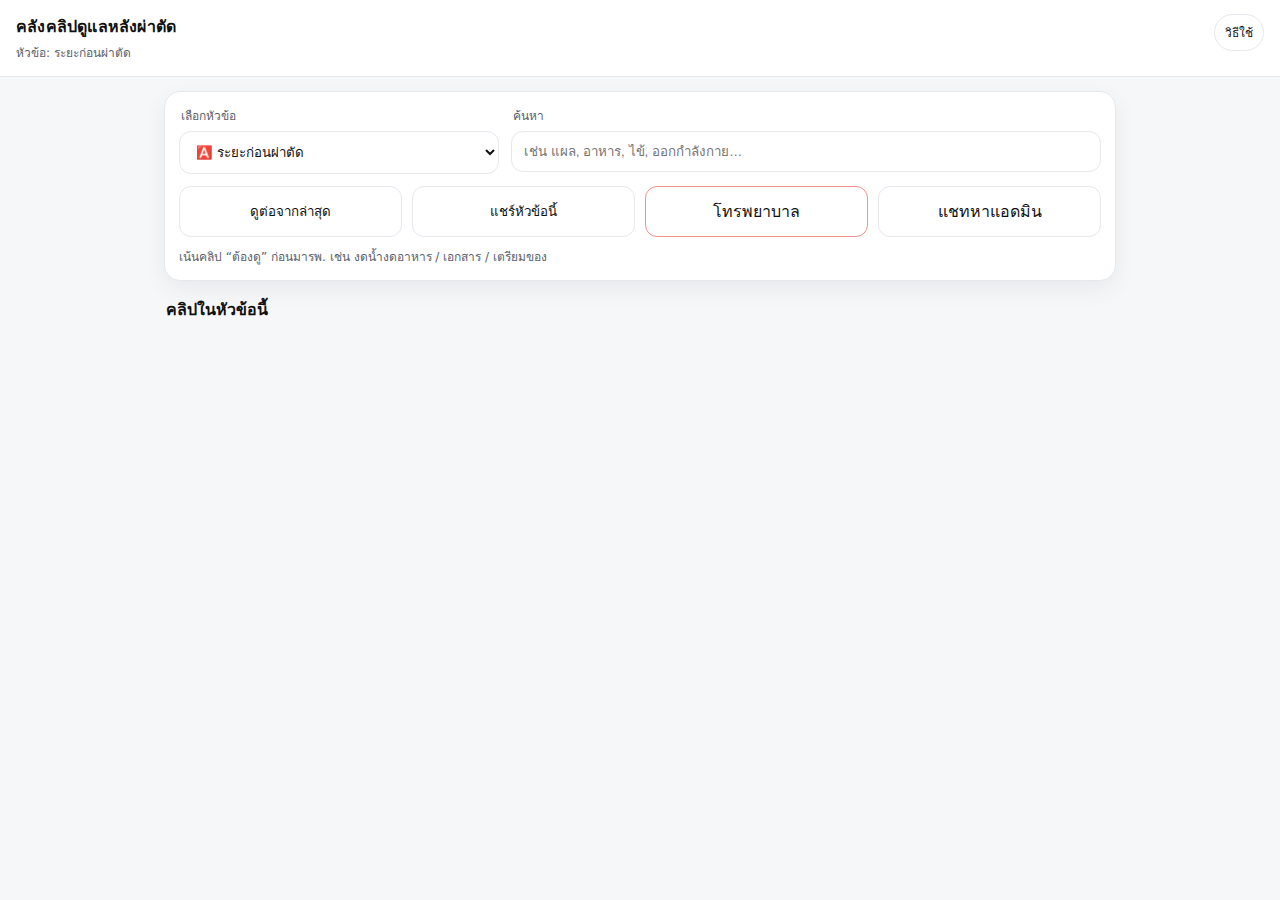
<file: index.html>
<!doctype html>
<html lang="th">
<head>
  <meta charset="utf-8" />
  <meta name="viewport" content="width=device-width,initial-scale=1" />
  <meta name="color-scheme" content="light dark">
  <title>คลังคลิปดูแลผู้ป่วย</title>
  <link rel="stylesheet" href="style.css" />
  <!-- LIFF SDK -->
  <script charset="utf-8" src="https://static.line-scdn.net/liff/edge/2/sdk.js"></script>
</head>

<body>
  <header class="topbar">
    <div class="topbar__left">
      <div class="title" id="appTitle">คลังคลิปแนะนำ</div>
      <div class="subtitle" id="subtitle">กำลังโหลด…</div>
    </div>

    <div class="topbar__right">
      <button class="chip" id="btnHelp" type="button" title="วิธีใช้">วิธีใช้</button>
    </div>
  </header>

  <main class="container">
    <section class="panel">
      <div class="controls">
        <label class="field">
          <span class="field__label">เลือกหัวข้อ</span>
          <select id="categorySelect"></select>
        </label>

        <label class="field">
          <span class="field__label">ค้นหา</span>
          <input id="searchInput" type="search" placeholder="เช่น แผล, อาหาร, ไข้, ออกกำลังกาย…" />
        </label>
      </div>

      <div class="actionsRow">
        <button id="btnContinue" class="btn" type="button">ดูต่อจากล่าสุด</button>
        <button id="btnShareTopic" class="btn" type="button">แชร์หัวข้อนี้</button>
        <a id="btnCall" class="btn btn--danger" href="#">โทรพยาบาล</a>
        <a id="btnChat" class="btn" href="#">แชทหาแอดมิน</a>
      </div>

      <div class="tip" id="tipBox"></div>
    </section>

    <section>
      <div class="sectionHeader">
        <div class="sectionHeader__title">คลิปในหัวข้อนี้</div>
        <div class="sectionHeader__meta" id="countLabel"></div>
      </div>
      <div id="videoList" class="grid"></div>
    </section>
  </main>

  <!-- Help modal -->
  <div id="helpModal" class="modal hidden" role="dialog" aria-modal="true" aria-label="วิธีใช้">
    <div class="modalCard">
      <div class="modalHeader">
        <div class="modalTitle">วิธีใช้ (ฉบับสั้นและไม่ดราม่า)</div>
        <button id="helpClose" class="chip" type="button">ปิด</button>
      </div>
      <div class="modalBody">
        <ol class="helpList">
          <li>เลือกหัวข้อจากดรอปดาวน์ด้านบน</li>
          <li>กด “ดูคลิป” เพื่อเปิดวิดีโอ (เล่นผ่าน Google Drive)</li>
          <li>กด “ทำเครื่องหมายดูแล้ว” เพื่อให้ระบบจำได้ (อยู่ในเครื่องผู้ใช้)</li>
          <li>ปุ่ม “แชร์” จะส่งลิงก์ให้ญาติ/ผู้ดูแล (ใช้ได้ดีที่สุดบนแอป LINE)</li>
        </ol>
        <div class="note">
          หมายเหตุ: คลิปต้องตั้ง Google Drive เป็น <b>Anyone with the link → Viewer</b> ไม่งั้นคนอื่นเปิดไม่ได้
        </div>
      </div>
    </div>
  </div>

  <!-- Video modal -->
  <div id="videoModal" class="modal hidden" role="dialog" aria-modal="true" aria-label="วิดีโอ">
    <div class="modalCard modalCard--video">
      <div class="modalHeader">
        <div>
          <div id="videoTitle" class="modalTitle"></div>
          <div id="videoMeta" class="modalMeta"></div>
        </div>
        <button id="videoClose" class="chip" type="button">ปิด</button>
      </div>

      <div class="modalBody">
        <div class="ratio16x9">
          <iframe id="player" src="" allow="autoplay; encrypted-media" allowfullscreen></iframe>
        </div>

        <div id="videoNote" class="videoNote"></div>

        <div class="modalFooter">
          <button id="btnMarkWatched" class="btn" type="button">ทำเครื่องหมายว่า “ดูแล้ว”</button>
          <button id="btnShareVideo" class="btn" type="button">แชร์คลิปนี้</button>
          <button id="btnCopyLink" class="btn" type="button">คัดลอกลิงก์</button>
          <a id="btnOpenDrive" class="btn" href="#" target="_blank" rel="noopener">เปิดเต็มจอ (Drive)</a>
        </div>
      </div>
    </div>
  </div>

  <script>
    // ใส่ LIFF ID ของคุณตรงนี้ (ได้จาก LINE Developers Console > LIFF)
    window.LIFF_ID = "PASTE_YOUR_LIFF_ID_HERE";
  </script>
  <script src="app.js"></script>
</body>
</html>
</file>
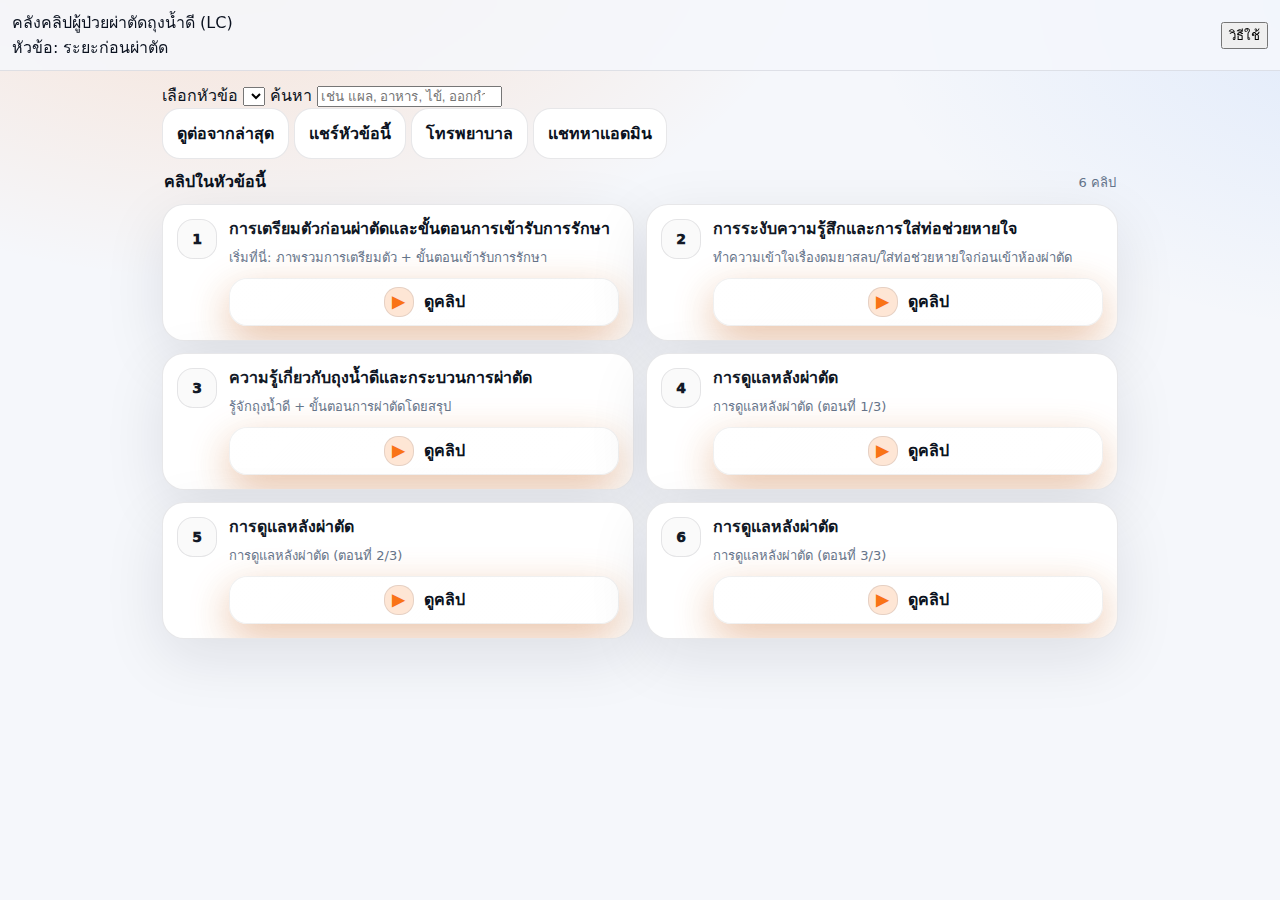
<file: docs/index.html>
<!doctype html>
<html lang="th">
<head>
  <meta charset="utf-8" />
  <meta name="viewport" content="width=device-width,initial-scale=1" />
  <meta name="color-scheme" content="light dark">
  <title>คลังคลิปดูแลผู้ป่วย</title>
  <link rel="stylesheet" href="style.css" />
  <!-- LIFF SDK -->
  <script charset="utf-8" src="https://static.line-scdn.net/liff/edge/2/sdk.js"></script>
</head>

<body>
  <header class="topbar">
    <div class="topbar__left">
      <div class="title" id="appTitle">คลังคลิปแนะนำ</div>
      <div class="subtitle" id="subtitle">กำลังโหลด…</div>
    </div>

    <div class="topbar__right">
      <button class="chip" id="btnHelp" type="button" title="วิธีใช้">วิธีใช้</button>
    </div>
  </header>

  <main class="container">
    <section class="panel">
      <div class="controls">
        <label class="field">
          <span class="field__label">เลือกหัวข้อ</span>
          <select id="categorySelect"></select>
        </label>

        <label class="field">
          <span class="field__label">ค้นหา</span>
          <input id="searchInput" type="search" placeholder="เช่น แผล, อาหาร, ไข้, ออกกำลังกาย…" />
        </label>
      </div>

      <div class="actionsRow">
        <button id="btnContinue" class="btn" type="button">ดูต่อจากล่าสุด</button>
        <button id="btnShareTopic" class="btn" type="button">แชร์หัวข้อนี้</button>
        <a id="btnCall" class="btn btn--danger" href="#">โทรพยาบาล</a>
        <a id="btnChat" class="btn" href="#">แชทหาแอดมิน</a>
      </div>

      <div class="tip" id="tipBox"></div>
    </section>

    <section>
      <div class="sectionHeader">
        <div class="sectionHeader__title">คลิปในหัวข้อนี้</div>
        <div class="sectionHeader__meta" id="countLabel"></div>
      </div>
      <div id="videoList" class="grid"></div>
    </section>
  </main>

  <!-- Help modal -->
  <div id="helpModal" class="modal hidden" role="dialog" aria-modal="true" aria-label="วิธีใช้">
    <div class="modalCard">
      <div class="modalHeader">
        <div class="modalTitle">วิธีใช้ (ฉบับสั้นและไม่ดราม่า)</div>
        <button id="helpClose" class="chip" type="button">ปิด</button>
      </div>
      <div class="modalBody">
        <ol class="helpList">
          <li>เลือกหัวข้อจากดรอปดาวน์ด้านบน</li>
          <li>กด “ดูคลิป” เพื่อเปิดวิดีโอ (เล่นผ่าน Google Drive)</li>
          <li>กด “ทำเครื่องหมายดูแล้ว” เพื่อให้ระบบจำได้ (อยู่ในเครื่องผู้ใช้)</li>
          <li>ปุ่ม “แชร์” จะส่งลิงก์ให้ญาติ/ผู้ดูแล (ใช้ได้ดีที่สุดบนแอป LINE)</li>
        </ol>
        <div class="note">
          หมายเหตุ: คลิปต้องตั้ง Google Drive เป็น <b>Anyone with the link → Viewer</b> ไม่งั้นคนอื่นเปิดไม่ได้
        </div>
      </div>
    </div>
  </div>

  <!-- Video modal -->
  <div id="videoModal" class="modal hidden" role="dialog" aria-modal="true" aria-label="วิดีโอ">
    <div class="modalCard modalCard--video">
      <div class="modalHeader">
        <div>
          <div id="videoTitle" class="modalTitle"></div>
          <div id="videoMeta" class="modalMeta"></div>
        </div>
        <button id="videoClose" class="chip" type="button">ปิด</button>
      </div>

      <div class="modalBody">
        <div class="ratio16x9">
          <iframe id="player" src="" allow="autoplay; encrypted-media" allowfullscreen></iframe>
        </div>

        <div id="videoNote" class="videoNote"></div>

        <div class="modalFooter">
          <button id="btnMarkWatched" class="btn" type="button">ทำเครื่องหมายว่า “ดูแล้ว”</button>
          <button id="btnShareVideo" class="btn" type="button">แชร์คลิปนี้</button>
          <button id="btnCopyLink" class="btn" type="button">คัดลอกลิงก์</button>
          <a id="btnOpenDrive" class="btn" href="#" target="_blank" rel="noopener">เปิดเต็มจอ (Drive)</a>
        </div>
      </div>
    </div>
  </div>

  <script>
    // ใส่ LIFF ID ของคุณตรงนี้ (ได้จาก LINE Developers Console > LIFF)
    window.LIFF_ID = "PASTE_YOUR_LIFF_ID_HERE";
  </script>
  <script src="app.js?v=2"></script>
</body>
</html>
</file>
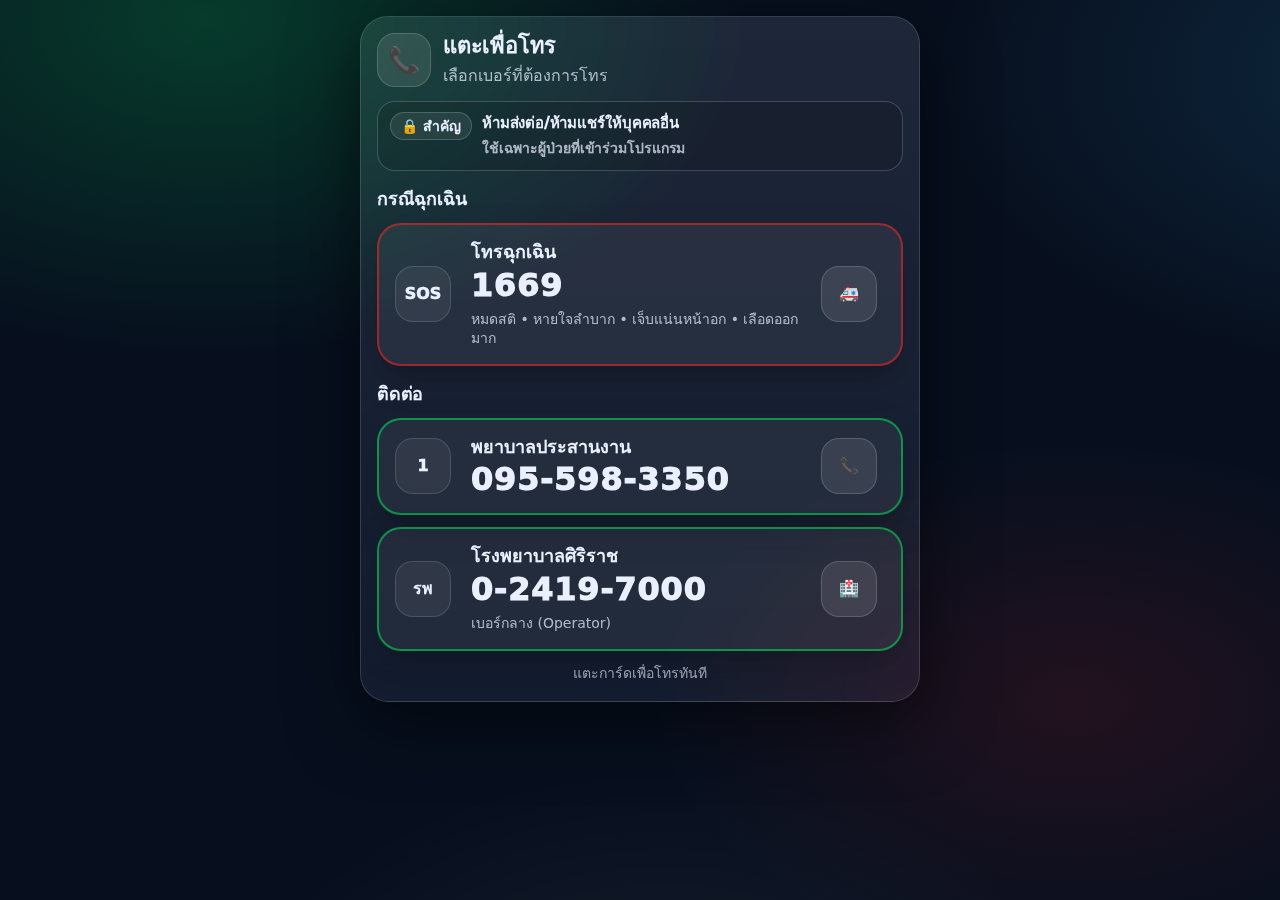
<file: docs/contact.html>
<!doctype html>
<html lang="th">
<head>
  <meta charset="utf-8" />
  <meta name="viewport" content="width=device-width,initial-scale=1,viewport-fit=cover" />
  <meta name="color-scheme" content="dark" />
  <meta name="theme-color" content="#06C755" />
  <title>โทรติดต่อ</title>

  <style>
    :root{
      /* โทนเดิม: navy + green + red */
      --bg:#070F1E;
      --text:#EAF0FF;
      --muted:rgba(234,240,255,.72);

      --accent:#06C755;
      --danger:#DC2626;

      --glass: rgba(255,255,255,.10);
      --glass2: rgba(255,255,255,.06);
      --border: rgba(255,255,255,.14);

      --shadow: 0 20px 70px rgba(0,0,0,.55);
      --r: 28px;
      --cardR: 24px;

      /* เพื่อความลื่น: blur ชั้นเดียว */
      --blur: 10px;

      /* ผู้สูงอายุ */
      --base: 20px;
    }

    *{ box-sizing:border-box; }
    html,body{ height:100%; }

    body{
      margin:0;
      font-family: system-ui,-apple-system,"Segoe UI",Roboto,"Noto Sans Thai",Arial,sans-serif;
      font-size: var(--base);
      line-height: 1.55;
      color: var(--text);

      padding:16px;
      padding-top: calc(16px + env(safe-area-inset-top));
      padding-bottom: calc(18px + env(safe-area-inset-bottom));

      /* Mesh gradient (นิ่ง ๆ) */
      background:
        radial-gradient(900px 560px at 16% 2%, rgba(6,199,85,.24), transparent 60%),
        radial-gradient(860px 520px at 112% 8%, rgba(56,189,248,.15), transparent 58%),
        radial-gradient(760px 520px at 52% 120%, rgba(255,255,255,.07), transparent 60%),
        radial-gradient(680px 420px at 84% 78%, rgba(220,38,38,.13), transparent 62%),
        var(--bg);
    }

    .wrap{ max-width: 560px; margin: 0 auto; }

    /* Glass แค่ชั้นเดียว (กล่องใหญ่) เพื่อความสมูท */
    .sheet{
      border-radius: var(--r);
      border: 1px solid var(--border);
      background: linear-gradient(180deg, var(--glass), var(--glass2));
      box-shadow: var(--shadow);
      padding: 16px;
      overflow: hidden;

      -webkit-backdrop-filter: blur(var(--blur)) saturate(130%);
      backdrop-filter: blur(var(--blur)) saturate(130%);
    }
    @supports not (backdrop-filter: blur(1px)){
      .sheet{ background: rgba(17,24,39,.72); }
    }

    .top{
      display:flex;
      align-items:flex-start;
      gap:12px;
    }
    .icon{
      width:54px;
      height:54px;
      border-radius:18px;
      display:flex;
      align-items:center;
      justify-content:center;
      font-size:26px;
      background: rgba(255,255,255,.10);
      border: 1px solid rgba(255,255,255,.16);
      flex:0 0 auto;
    }
    h1{
      margin:0;
      font-weight: 950;
      font-size: 22px;
      letter-spacing:-.2px;
      line-height:1.15;
    }
    .sub{
      margin-top: 6px;
      font-size: 16px;
      color: var(--muted);
    }

    /* ✅ แถบเตือน: 2 บรรทัดชัดเจน */
    .ribbon{
      margin-top: 12px;
      display:flex;
      align-items:flex-start;
      gap:10px;

      padding: 10px 12px;
      border-radius: 18px;
      border: 1px solid rgba(255,255,255,.18);
      background: rgba(0,0,0,.12);
    }
    .pill{
      flex:0 0 auto;
      display:inline-flex;
      align-items:center;
      gap:8px;
      padding:6px 10px;
      border-radius: 999px;
      border: 1px solid rgba(255,255,255,.18);
      background: rgba(255,255,255,.08);
      font-weight: 950;
      font-size: 14px;
      line-height: 1;
    }
    .ribbonText{
      display:flex;
      flex-direction: column;
      gap: 3px;
      min-width: 0;
    }
    .r1{
      font-weight: 950;
      font-size: 15px;
      letter-spacing: -.1px;
      color: var(--text);
    }
    .r2{
      font-weight: 800;
      font-size: 14px;
      color: var(--muted);
      letter-spacing: -.1px;
    }

    .section{
      margin: 14px 0 10px;
      font-weight: 950;
      font-size: 18px;
      letter-spacing:-.2px;
    }

    .stack{ display:grid; gap: 12px; }

    /* Cards — ไม่ใช้ backdrop-filter เพื่อไม่หน่วง */
    .card{
      display:grid;
      grid-template-columns: 64px 1fr 64px;
      align-items:center;
      gap: 12px;

      text-decoration:none;
      color: var(--text);

      border-radius: var(--cardR);
      padding: 16px;
      min-height: 92px; /* กดง่าย */

      background: rgba(255,255,255,.06);
      border: 2px solid rgba(255,255,255,.10);
      box-shadow: 0 14px 34px rgba(0,0,0,.22);
      touch-action: manipulation;
    }

    .badge{
      width:56px;
      height:56px;
      border-radius:18px;
      display:flex;
      align-items:center;
      justify-content:center;
      font-weight: 950;
      background: rgba(255,255,255,.06);
      border: 1px solid rgba(255,255,255,.14);
      font-size: 16px;
    }

    .content{ min-width:0; }
    .label{
      margin:0 0 6px 0;
      font-weight: 950;
      font-size: 18px;
      line-height:1.2;
    }
    .number{
      margin:0;
      font-weight: 950;
      font-size: 32px;
      letter-spacing: .8px;
      line-height:1.05;
    }
    .desc{
      margin-top: 8px;
      font-size: 14px;
      color: var(--muted);
      line-height:1.35;
    }

    .act{
      width:56px;
      height:56px;
      border-radius:18px;
      display:flex;
      align-items:center;
      justify-content:center;
      font-size: 16px;
      background: rgba(255,255,255,.10);
      border: 1px solid rgba(255,255,255,.16);
    }

    .danger{ border-color: rgba(220,38,38,.65); }
    .ok{ border-color: rgba(6,199,85,.65); }

    .card:active{ transform: scale(.99); }
    .card:focus-visible{
      outline: 3px solid rgba(255,255,255,.22);
      outline-offset: 4px;
    }

    .foot{
      margin-top: 12px;
      text-align:center;
      color: rgba(234,240,255,.62);
      font-size: 14px;
    }
  </style>
</head>

<body>
  <main class="wrap">
    <section class="sheet" aria-label="หน้าโทรติดต่อ">

      <div class="top">
        <div class="icon">📞</div>
        <div>
          <h1>แตะเพื่อโทร</h1>
          <div class="sub">เลือกเบอร์ที่ต้องการโทร</div>
        </div>
      </div>

      <!-- ✅ 2 บรรทัดตามที่ขอ -->
      <div class="ribbon" role="note" aria-label="ข้อควรระวัง">
        <span class="pill">🔒 สำคัญ</span>
        <span class="ribbonText">
          <span class="r1">ห้ามส่งต่อ/ห้ามแชร์ให้บุคคลอื่น</span>
          <span class="r2">ใช้เฉพาะผู้ป่วยที่เข้าร่วมโปรแกรม</span>
        </span>
      </div>

      <div class="section">กรณีฉุกเฉิน</div>
      <!-- ✅ เอาวงเล็บออก -->
      <a class="card danger" href="tel:1669" aria-label="โทรฉุกเฉินการแพทย์ 1669">
        <div class="badge">SOS</div>
        <div class="content">
          <div class="label">โทรฉุกเฉิน </div>
          <p class="number">1669</p>
          <div class="desc">หมดสติ • หายใจลำบาก • เจ็บแน่นหน้าอก • เลือดออกมาก</div>
        </div>
        <div class="act">🚑</div>
      </a>

      <div class="section">ติดต่อ</div>
      <div class="stack">

        <!-- ✅ เบอร์พยาบาลประสานงาน -->
        <a class="card ok" href="tel:0955983350" aria-label="โทรพยาบาลประสานงาน 0955983350">
          <div class="badge">1</div>
          <div class="content">
            <div class="label">พยาบาลประสานงาน</div>
            <p class="number">095-598-3350</p>
          </div>
          <div class="act">📞</div>
        </a>

        <!-- ✅ เบอร์ศิริราช -->
        <a class="card ok" href="tel:024197000" aria-label="โทรโรงพยาบาลศิริราช 0-2419-7000">
          <div class="badge">รพ</div>
          <div class="content">
            <div class="label">โรงพยาบาลศิริราช</div>
            <p class="number">0-2419-7000</p>
            <div class="desc">เบอร์กลาง (Operator)</div>
          </div>
          <div class="act">🏥</div>
        </a>

      </div>

      <div class="foot">แตะการ์ดเพื่อโทรทันที</div>
    </section>
  </main>
</body>
</html>
</file>
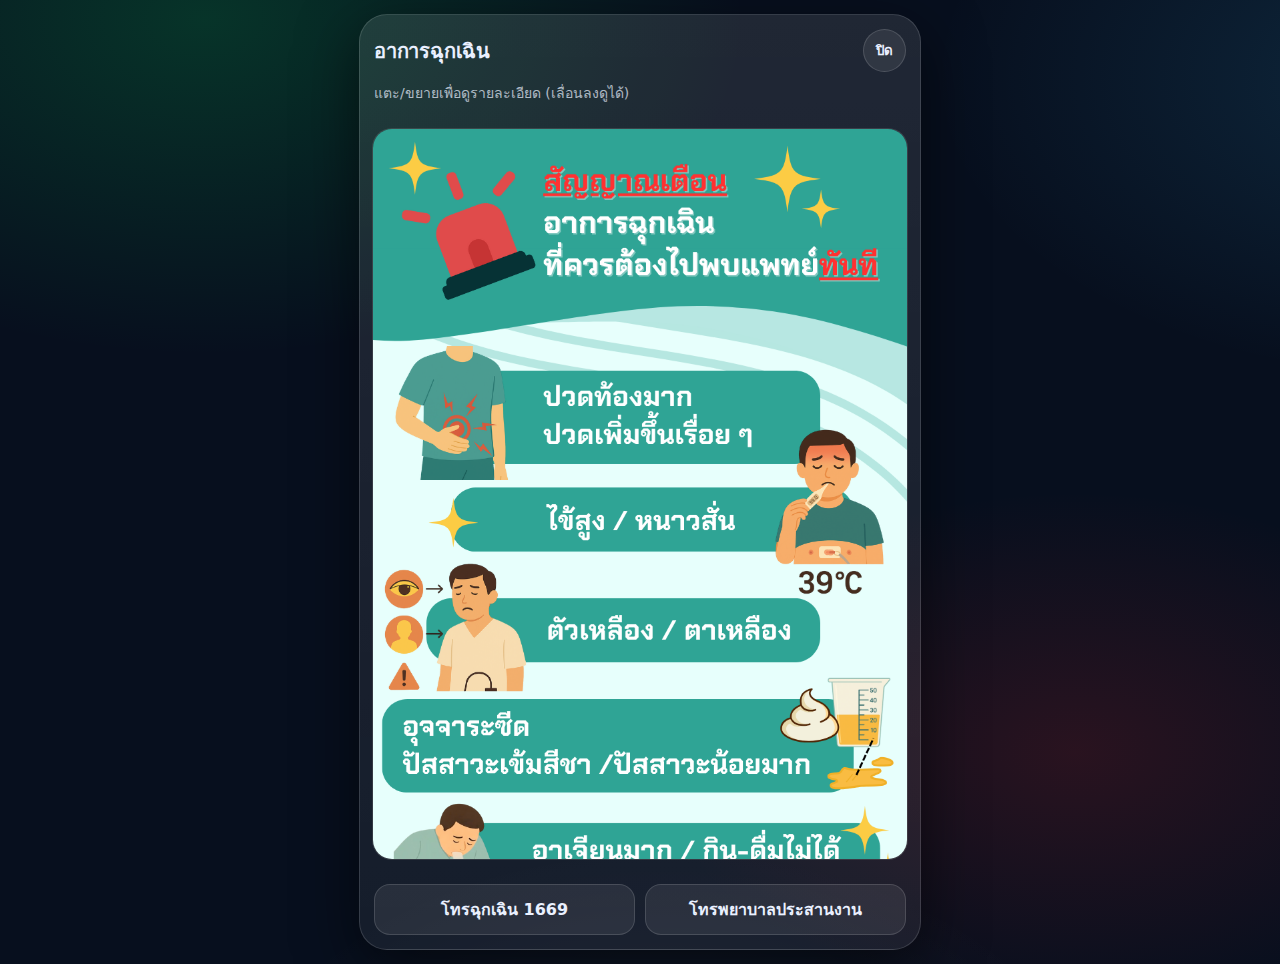
<file: docs/emergency.html>
<!doctype html>
<html lang="th">
<head>
  <meta charset="utf-8" />
  <meta name="viewport" content="width=device-width,initial-scale=1,viewport-fit=cover" />
  <meta name="color-scheme" content="dark light" />
  <meta name="theme-color" content="#06C755" />
  <title>อาการฉุกเฉิน</title>

  <style>
    :root{
      --bg:#070F1E;
      --text:#EAF0FF;
      --muted:rgba(234,240,255,.72);
      --glass:rgba(255,255,255,.10);
      --border:rgba(255,255,255,.14);
      --r:22px;
    }
    body{
      margin:0;
      font-family: system-ui,-apple-system,"Segoe UI",Roboto,"Noto Sans Thai",Arial,sans-serif;
      color:var(--text);
      min-height:100vh;
      padding:14px;
      padding-top:calc(14px + env(safe-area-inset-top));
      padding-bottom:calc(14px + env(safe-area-inset-bottom));
      background:
        radial-gradient(900px 560px at 16% 2%, rgba(6,199,85,.20), transparent 60%),
        radial-gradient(860px 520px at 112% 8%, rgba(56,189,248,.14), transparent 58%),
        radial-gradient(760px 520px at 52% 120%, rgba(255,255,255,.07), transparent 60%),
        radial-gradient(680px 420px at 84% 78%, rgba(220,38,38,.16), transparent 62%),
        var(--bg);
    }
    .sheet{
      max-width:560px;
      margin:0 auto;
      border-radius:28px;
      border:1px solid var(--border);
      background:linear-gradient(180deg, var(--glass), rgba(255,255,255,.06));
      box-shadow:0 18px 60px rgba(0,0,0,.55);
      overflow:hidden;
    }
    .top{
      display:flex;
      align-items:center;
      justify-content:space-between;
      padding:14px 14px 10px;
    }
    .title{
      font-size:20px;
      font-weight:950;
      letter-spacing:-.2px;
    }
    .btn{
      border:1px solid var(--border);
      background:rgba(255,255,255,.08);
      color:var(--text);
      border-radius:999px;
      padding:10px 12px;
      font-weight:900;
      cursor:pointer;
    }
    .hint{
      padding:0 14px 12px;
      color:var(--muted);
      font-size:14px;
    }

    /* โซนรูป: เลื่อน + ซูมได้ตามธรรมชาติของมือถือ */
    .viewer{
      padding:12px;
    }
    .frame{
      border-radius:20px;
      border:1px solid var(--border);
      background:rgba(0,0,0,.18);
      overflow:auto;              /* เลื่อนดูได้ */
      -webkit-overflow-scrolling: touch;
      max-height: calc(100vh - 170px);
    }
    img{
      display:block;
      width:100%;
      height:auto;
    }

    .foot{
      padding:12px 14px 14px;
      display:flex;
      gap:10px;
      flex-wrap:wrap;
    }
    .foot a{
      flex:1 1 160px;
      text-decoration:none;
      text-align:center;
      border-radius:16px;
      padding:12px 14px;
      border:1px solid var(--border);
      background:rgba(255,255,255,.08);
      color:var(--text);
      font-weight:900;
    }
  </style>

  <!-- (ไม่จำเป็นก็ได้) ถ้าเปิดผ่าน LIFF แล้วอยากให้ปุ่ม "ปิด" ปิดหน้าต่างได้ -->
  <script charset="utf-8" src="https://static.line-scdn.net/liff/edge/2/sdk.js"></script>
</head>
<body>

  <section class="sheet">
    <div class="top">
      <div class="title">อาการฉุกเฉิน</div>
      <button class="btn" type="button" onclick="closePage()">ปิด</button>
    </div>
    <div class="hint">แตะ/ขยายเพื่อดูรายละเอียด (เลื่อนลงดูได้)</div>

    <div class="viewer">
      <div class="frame">
        <!-- 🔁 เปลี่ยนชื่อไฟล์ตรงนี้ให้ตรงกับของคุณ -->
        <img src="assets/emergency.png" alt="อาการฉุกเฉินควรพบแพทย์ทันที" />
      </div>
    </div>

    <div class="foot">
      <a href="tel:1669">โทรฉุกเฉิน 1669</a>
      <a href="tel:0955983350">โทรพยาบาลประสานงาน</a>
    </div>
  </section>

  <script>
    function closePage(){
      try{
        if (window.liff && window.liff.isInClient && window.liff.isInClient()) {
          window.liff.closeWindow();
          return;
        }
      }catch(e){}
      history.back();
    }
  </script>

</body>
</html>
</file>
<file: style.css>
:root {
  --bg: #f6f7f9;
  --card: #ffffff;
  --text: #111;
  --muted: #5b5f6a;
  --line: #e6e8ee;
  --accent: #06c755;
  --danger: #e53935;
  --shadow: 0 8px 24px rgba(0,0,0,.06);
  --radius: 16px;
  --radius-sm: 12px;
  --font: system-ui,-apple-system,Segoe UI,Roboto,sans-serif;
}

@media (prefers-color-scheme: dark) {
  :root{
    --bg:#0f1115;
    --card:#151923;
    --text:#f3f5f7;
    --muted:#aab0bc;
    --line:#262c3a;
    --shadow: 0 10px 28px rgba(0,0,0,.35);
  }
}

*{ box-sizing:border-box; }
body{
  margin:0;
  font-family:var(--font);
  background:var(--bg);
  color:var(--text);
}

.topbar{
  position:sticky; top:0; z-index:20;
  display:flex; justify-content:space-between; gap:12px;
  padding:14px 16px;
  background:var(--card);
  border-bottom:1px solid var(--line);
}

.title{ font-weight:800; font-size:16px; letter-spacing:.2px; }
.subtitle{ font-size:12px; color:var(--muted); margin-top:4px; }

.container{ padding:14px; max-width:980px; margin:0 auto; }

.panel{
  background:var(--card);
  border:1px solid var(--line);
  border-radius:var(--radius);
  padding:14px;
  box-shadow:var(--shadow);
}

.controls{
  display:grid; gap:12px;
  grid-template-columns: 1fr;
}

.field__label{
  display:block;
  font-size:12px;
  color:var(--muted);
  margin:0 0 6px 2px;
}

select,input{
  width:100%;
  padding:12px 12px;
  border-radius:var(--radius-sm);
  border:1px solid var(--line);
  background:transparent;
  color:var(--text);
  outline:none;
}

.actionsRow{
  display:grid;
  gap:10px;
  grid-template-columns: repeat(2, 1fr);
  margin-top:12px;
}

.btn{
  display:inline-flex;
  align-items:center;
  justify-content:center;
  gap:8px;
  padding:12px 12px;
  border:1px solid var(--line);
  border-radius:var(--radius-sm);
  background:transparent;
  color:var(--text);
  text-decoration:none;
  cursor:pointer;
}

.btn:hover{ border-color: rgba(6,199,85,.5); }
.btn--danger{ border-color: rgba(229,57,53,.55); }
.btn--danger:hover{ border-color: rgba(229,57,53,.9); }

.chip{
  padding:8px 10px;
  border-radius:999px;
  border:1px solid var(--line);
  background:transparent;
  color:var(--text);
  cursor:pointer;
  font-size:12px;
}

.tip{
  margin-top:12px;
  font-size:12px;
  color:var(--muted);
  line-height:1.45;
}

.sectionHeader{
  display:flex; justify-content:space-between; align-items:flex-end;
  margin:16px 2px 10px 2px;
}
.sectionHeader__title{ font-weight:800; }
.sectionHeader__meta{ font-size:12px; color:var(--muted); }

.grid{
  display:grid; gap:12px;
  grid-template-columns: 1fr;
}

.card{
  background:var(--card);
  border:1px solid var(--line);
  border-radius:var(--radius);
  padding:12px;
  box-shadow:var(--shadow);
}

.card__top{
  display:flex; justify-content:space-between; align-items:flex-start;
  gap:10px;
}

.badges{ display:flex; gap:6px; flex-wrap:wrap; justify-content:flex-end;}
.badge{
  font-size:11px;
  padding:4px 8px;
  border-radius:999px;
  border:1px solid var(--line);
  color:var(--muted);
}
.badge--must{ border-color: rgba(6,199,85,.5); color: var(--text); }
.badge--watched{ border-color: rgba(90,138,255,.55); color: var(--text); }

.card__title{ font-weight:750; margin:2px 0 6px 0; }
.card__note{ font-size:12px; color:var(--muted); margin:0 0 8px 0; }

.card__meta{
  font-size:12px; color:var(--muted);
  display:flex; gap:10px; flex-wrap:wrap;
}
.tag{ border:1px solid var(--line); border-radius:999px; padding:3px 8px; }

.card__actions{ display:flex; gap:10px; margin-top:10px; flex-wrap:wrap; }
.btnSmall{ padding:9px 10px; font-size:12px; border-radius:12px; }

.modal.hidden{ display:none; }
.modal{
  position:fixed; inset:0;
  background:rgba(0,0,0,.52);
  display:grid; place-items:center;
  padding:16px;
  z-index:50;
}
.modalCard{
  width:min(980px, 100%);
  background:var(--card);
  border:1px solid var(--line);
  border-radius:var(--radius);
  box-shadow:var(--shadow);
  overflow:hidden;
}
.modalCard--video{ width:min(980px, 100%); }

.modalHeader{
  display:flex; justify-content:space-between; align-items:flex-start; gap:12px;
  padding:12px 12px;
  border-bottom:1px solid var(--line);
}
.modalTitle{ font-weight:850; }
.modalMeta{ font-size:12px; color:var(--muted); margin-top:2px; }

.modalBody{ padding:12px; }
.modalFooter{ display:flex; gap:10px; flex-wrap:wrap; margin-top:12px; }

.ratio16x9{
  position:relative;
  padding-top:56.25%;
  border-radius:var(--radius-sm);
  overflow:hidden;
  border:1px solid var(--line);
  background:rgba(0,0,0,.06);
}
.ratio16x9 iframe{ position:absolute; inset:0; width:100%; height:100%; border:0; }

.videoNote{ margin-top:10px; font-size:12px; color:var(--muted); line-height:1.5; }
.helpList{ margin: 0; padding-left: 18px; color: var(--text); }
.note{ margin-top: 10px; font-size: 12px; color: var(--muted); }

@media (min-width: 680px){
  .controls{ grid-template-columns: 320px 1fr; }
  .actionsRow{ grid-template-columns: repeat(4, 1fr); }
  .grid{ grid-template-columns: repeat(2, 1fr); }
}
@media (min-width: 980px){
  .grid{ grid-template-columns: repeat(3, 1fr); }
}
</file>
<file: docs/style.css>
/* =========================
   LOCK TOPIC + MOBILE FIRST UI (v5)
   - Remove "à¸•à¹‰à¸­à¸‡à¸”à¸¹" summary (per X mark)
   - Make Topic chip look premium (animated border + glass + shine)
   - Hero feels like "app dashboard": mesh gradient + subtle grid + glow
   - Keep touch targets >= 48px (mobile friendly)
   ========================= */

:root{
  --bg:#F5F7FB;
  --card:#FFFFFF;
  --text:#0B1220;
  --muted:#64748B;
  --border:rgba(15,23,42,.10);
  --shadow:0 18px 60px rgba(15,23,42,.10);
  --radius:18px;

  /* theme changes per topic in JS */
  --accent:#06C755;
  --accentSoft:rgba(6,199,85,.18);
  --accentGlow:rgba(6,199,85,.28);

  --ringTrack: rgba(15,23,42,.10);
  --topbarBg:rgba(245,247,251,.86);

  --tapMin: 48px; /* thumb-friendly target */
}

@media (prefers-color-scheme: dark){
  :root{
    --bg:#0B1020;
    --card:#0F172A;
    --text:#E5E7EB;
    --muted:rgba(229,231,235,.72);
    --border:rgba(229,231,235,.12);
    --shadow:0 22px 80px rgba(0,0,0,.55);

    --ringTrack: rgba(229,231,235,.14);
    --topbarBg:rgba(11,16,32,.80);
  }
}

*{box-sizing:border-box;}
html,body{height:100%;}
body{
  margin:0;
  font-family: system-ui,-apple-system,"Segoe UI",Roboto,"Noto Sans Thai","Noto Sans",Arial,sans-serif;
  -webkit-font-smoothing:antialiased;
  color:var(--text);
  background:
    radial-gradient(1000px 620px at 18% -10%, var(--accentSoft), transparent 60%),
    radial-gradient(900px 560px at 110% 0%, rgba(59,130,246,.12), transparent 60%),
    var(--bg);

  padding-top: env(safe-area-inset-top);
  padding-bottom: env(safe-area-inset-bottom);
}

@media (prefers-reduced-motion: reduce){
  *{ animation:none !important; transition:none !important; scroll-behavior:auto !important; }
}

/* ===== topbar ===== */
.topbar{
  position:sticky;
  top:0;
  z-index:30;
  display:flex;
  align-items:center;
  justify-content:space-between;
  gap:10px;
  padding:10px 12px;
  background:var(--topbarBg);
  border-bottom:1px solid var(--border);
  backdrop-filter: blur(12px);
}
@supports not (backdrop-filter: blur(12px)){ .topbar{backdrop-filter:none;} }

.brand__title{
  font-weight:950;
  font-size:17px;
  line-height:1.12;
  letter-spacing:-.2px;
}
.brand__sub{
  margin-top:3px;
  font-size:12.5px;
  color:var(--muted);
}

.helpBtn{
  min-height: var(--tapMin);
  border:1px solid var(--border);
  background:rgba(255,255,255,.03);
  color:var(--text);
  padding:8px 10px;
  border-radius:999px;
  font-weight:900;
  font-size:13px;
  cursor:pointer;
  display:inline-flex;
  align-items:center;
  gap:8px;
  white-space:nowrap;
}
.helpBtn__icon{
  width:28px;height:28px;
  border-radius:999px;
  display:inline-flex;
  align-items:center;
  justify-content:center;
  background:var(--accentSoft);
  color:var(--accent);
  font-weight:950;
  box-shadow:0 0 0 6px rgba(0,0,0,.02);
}
@media (max-width: 430px){
  .helpBtn__text{ display:none; }
}

/* ===== layout ===== */
.container{
  max-width:980px;
  margin:0 auto;
  padding:12px;
}

/* ===== hero ===== */
.hero{
  border-radius:26px;
  border:1px solid transparent;
  box-shadow: var(--shadow), 0 22px 70px var(--accentGlow);
  background:
    linear-gradient(rgba(255,255,255,.78), rgba(255,255,255,.52)) padding-box,
    linear-gradient(135deg,
      rgba(255,255,255,.65),
      var(--accent),
      rgba(255,255,255,.35)
    ) border-box;
  backdrop-filter: blur(16px);
  padding:14px;
  overflow:hidden;
  position:relative;
}
@media (prefers-color-scheme: dark){
  .hero{
    background:
      linear-gradient(rgba(15,23,42,.80), rgba(15,23,42,.52)) padding-box,
      linear-gradient(135deg,
        rgba(255,255,255,.20),
        var(--accent),
        rgba(255,255,255,.10)
      ) border-box;
  }
}

.heroBlob{
  position:absolute;
  inset:-60px;
  pointer-events:none;
  opacity:.85;
  filter: blur(18px);
  background:
    radial-gradient(420px 300px at 12% 20%, var(--accentGlow), transparent 65%),
    radial-gradient(520px 360px at 110% 20%, rgba(255,255,255,.10), transparent 60%),
    radial-gradient(520px 340px at 60% 120%, rgba(59,130,246,.10), transparent 60%);
  animation: blobFloat 14s ease-in-out infinite;
}
@keyframes blobFloat{
  0%{ transform: translate3d(0,0,0) scale(1); }
  50%{ transform: translate3d(18px,-10px,0) scale(1.02); }
  100%{ transform: translate3d(0,0,0) scale(1); }
}

.heroGrid{
  position:absolute;
  inset:0;
  pointer-events:none;
  opacity:.16;
  mix-blend-mode: overlay;
  background:
    repeating-linear-gradient(90deg,
      rgba(255,255,255,.18) 0px,
      rgba(255,255,255,.18) 1px,
      transparent 1px,
      transparent 24px
    ),
    repeating-linear-gradient(0deg,
      rgba(255,255,255,.12) 0px,
      rgba(255,255,255,.12) 1px,
      transparent 1px,
      transparent 24px
    );
  mask-image: radial-gradient(520px 240px at 18% 0%, #000 0 55%, transparent 75%);
  animation: gridDrift 18s linear infinite;
}
@keyframes gridDrift{
  0%{ background-position: 0 0, 0 0; }
  100%{ background-position: 120px 0, 0 120px; }
}

.heroBgIcon{
  position:absolute;
  right:-18px;
  top:-22px;
  font-size:96px;
  opacity:.16;
  transform: rotate(10deg);
  filter: blur(.2px);
  pointer-events:none;
}

.heroTop{
  position:relative;
  display:flex;
  align-items:flex-start;
  justify-content:space-between;
  gap:12px;
}

/* ===== Topic chip (WOW) ===== */
.topic{ min-width:0; }
.topicChip{
  position:relative;
  display:inline-flex;
  align-items:center;
  gap:10px;
  padding:10px 12px;
  border-radius:20px;
  border:1px solid transparent;
  background:
    linear-gradient(rgba(255,255,255,.84), rgba(255,255,255,.52)) padding-box,
    linear-gradient(135deg,
      var(--accent),
      rgba(255,255,255,.75),
      rgba(255,255,255,.20)
    ) border-box;
  box-shadow: 0 18px 50px rgba(0,0,0,.10), 0 18px 50px var(--accentGlow);
  overflow:hidden;
  max-width: 100%;
}
@media (prefers-color-scheme: dark){
  .topicChip{
    background:
      linear-gradient(rgba(15,23,42,.82), rgba(15,23,42,.52)) padding-box,
      linear-gradient(135deg,
        var(--accent),
        rgba(255,255,255,.20),
        rgba(255,255,255,.06)
      ) border-box;
  }
}

.topicChip:before{
  content:"";
  position:absolute;
  inset:0;
  pointer-events:none;
  opacity:.70;
  background:
    radial-gradient(220px 120px at 18% 18%, rgba(255,255,255,.55), transparent 60%),
    radial-gradient(240px 160px at 120% 80%, rgba(255,255,255,.20), transparent 60%);
}

.topicChip:after{
  content:"";
  position:absolute;
  inset:-60px;
  pointer-events:none;
  background: linear-gradient(90deg, transparent, rgba(255,255,255,.40), transparent);
  transform: translateX(-60%) rotate(12deg);
  animation: chipShine 2.8s ease-in-out infinite;
  opacity:.55;
}
@keyframes chipShine{
  0%{ transform: translateX(-60%) rotate(12deg); }
  55%{ transform: translateX(60%) rotate(12deg); }
  100%{ transform: translateX(60%) rotate(12deg); }
}

.topicChip__icon{
  width:40px;height:40px;
  border-radius:16px;
  display:flex;
  align-items:center;
  justify-content:center;
  font-size:22px;
  border:1px solid var(--border);
  background: rgba(0,0,0,.02);
  box-shadow:
    inset 0 1px 0 rgba(255,255,255,.55),
    0 12px 30px rgba(0,0,0,.10);
  flex:0 0 auto;
}
.topicChip__text{
  font-weight:950;
  font-size:15px;
  letter-spacing:-.2px;
  white-space:nowrap;
  overflow:hidden;
  text-overflow:ellipsis;
}

/* ===== progress ring ===== */
.ring{
  position:relative;
  width:72px;height:72px;
  border-radius:999px;
  background: conic-gradient(var(--accent) 0deg, var(--ringTrack) 0deg);
  display:flex;
  align-items:center;
  justify-content:center;
  box-shadow: inset 0 0 0 1px var(--border), 0 18px 60px rgba(0,0,0,.10);
}
.ring:before{
  content:"";
  position:absolute;
  inset:-10px;
  border-radius:999px;
  background: radial-gradient(circle at 30% 30%, var(--accentGlow), transparent 60%);
  filter: blur(10px);
  opacity:.85;
  pointer-events:none;
}
.ring:after{
  content:"";
  position:absolute;
  inset:-3px;
  border-radius:999px;
  background: conic-gradient(
    from 180deg,
    rgba(255,255,255,.0),
    rgba(255,255,255,.35),
    rgba(255,255,255,.0)
  );
  opacity:.55;
  pointer-events:none;
  animation: ringSpin 6s linear infinite;
}
@keyframes ringSpin{
  to { transform: rotate(360deg); }
}

.ring__inner{
  width:56px;height:56px;border-radius:999px;
  background:var(--card);
  border:1px solid var(--border);
  display:flex;
  align-items:center;
  justify-content:center;
  flex-direction:column;
  gap:2px;
  position:relative;
}
.ring__value{
  font-weight:950;
  font-size:15px;
  letter-spacing:-.2px;
}
.ring__caption{
  font-size:11px;
  color:var(--muted);
}

/* ===== mid content ===== */
.heroMid{
  position:relative;
  margin-top:14px;
  display:flex;
  flex-direction:column;
  gap:10px;
}

.progressRow{
  display:flex;
  flex-direction:column;
  gap:10px;
}
.progressText{
  font-weight:950;
  font-size:16px;
  letter-spacing:-.2px;
}

/* pills: 2 columns */
.progressPills{
  display:grid;
  grid-template-columns: repeat(2, minmax(0, 1fr));
  gap:10px;
}
.pill{
  border:1px solid var(--border);
  border-radius:18px;
  padding:10px 10px 9px;
  background:rgba(255,255,255,.56);
  backdrop-filter: blur(10px);
  box-shadow:0 12px 30px rgba(0,0,0,.06);
  display:flex;
  align-items:flex-end;
  justify-content:space-between;
  gap:8px;
  min-height:54px;
}
@media (prefers-color-scheme: dark){
  .pill{ background:rgba(15,23,42,.58); }
}
.pill__k{
  font-size:12px;
  color:var(--muted);
  font-weight:900;
  letter-spacing:.2px;
}
.pill__v{
  font-size:18px;
  font-weight:950;
  letter-spacing:-.3px;
}

/* progress bar */
.bar{
  position:relative;
  height:14px;
  border-radius:999px;
  background: rgba(0,0,0,.06);
  border:1px solid var(--border);
  overflow:hidden;
}
@media (prefers-color-scheme: dark){
  .bar{ background: rgba(255,255,255,.08); }
}
.bar__fill{
  position:absolute;
  left:0; top:0; bottom:0;
  width:0%;
  border-radius:999px;
  background: linear-gradient(90deg, var(--accent), rgba(255,255,255,.55), var(--accent));
  background-size: 200% 100%;
  animation: barShimmer 2.6s linear infinite;
  transition: width .45s ease;
}
@keyframes barShimmer{
  0%{ background-position: 0% 50%; }
  100%{ background-position: 200% 50%; }
}
.bar__shine{
  position:absolute;
  inset:-30px;
  pointer-events:none;
  background: linear-gradient(90deg, transparent, rgba(255,255,255,.28), transparent);
  transform: translateX(-60%);
  animation: barShine 2.8s ease-in-out infinite;
  opacity:.55;
}
@keyframes barShine{
  0%{ transform: translateX(-60%); }
  60%{ transform: translateX(60%); }
  100%{ transform: translateX(60%); }
}
.bar__glow{
  position:absolute;
  inset:-20px;
  background: radial-gradient(360px 120px at 20% 50%, var(--accentGlow), transparent 60%);
  opacity:.85;
  pointer-events:none;
}

/* actions */
.heroActions{
  display:flex;
  gap:10px;
  width:100%;
  margin-top:2px;
}
.heroActions .btn{ flex:1 1 0; }

/* ===== common buttons ===== */
.btn{
  min-height: var(--tapMin);
  display:inline-flex;
  align-items:center;
  justify-content:center;
  padding:12px 14px;
  border-radius:18px;
  border:1px solid var(--border);
  background:var(--card);
  color:var(--text);
  font-weight:950;
  font-size:16px;
  cursor:pointer;
  text-decoration:none;
  user-select:none;
}
.btn--primary{
  background:var(--accent);
  color:#fff;
  border-color:rgba(0,0,0,.10);
  box-shadow:0 14px 34px var(--accentGlow);
}
.btn--ghost{ background:transparent; }
.btn--full{ width:100%; }

.status{
  margin-top:10px;
  padding:10px 12px;
  border-radius:14px;
  border:1px solid var(--border);
  background:rgba(0,0,0,.02);
  color:var(--muted);
  font-size:13px;
}
.hidden{display:none !important;}

/* ===== list ===== */
.listSection{ margin-top:12px; }
.sectionHeader{
  display:flex;
  align-items:baseline;
  justify-content:space-between;
  padding:10px 2px 10px;
}
.sectionHeader__title{ font-size:16px; font-weight:950; }
.sectionHeader__meta{ font-size:13px; color:var(--muted); }

.grid{
  display:grid;
  gap:12px;
  grid-template-columns: 1fr;
}
@media (min-width: 900px){
  .grid{ grid-template-columns: repeat(2, minmax(0,1fr)); }
}

/* ===== card ===== */
.card{
  background:var(--card);
  border:1px solid var(--border);
  border-radius:22px;
  box-shadow:var(--shadow);
  padding:14px;
  display:flex;
  gap:12px;
  cursor:pointer;
  position:relative;
  overflow:hidden;
}
.card:before{
  content:"";
  position:absolute;
  inset:0;
  pointer-events:none;
  background: radial-gradient(520px 180px at 0% 0%, rgba(255,255,255,.06), transparent 55%);
  opacity:.85;
}
.step{
  width:40px;height:40px;
  border-radius:16px;
  display:flex;
  align-items:center;
  justify-content:center;
  font-weight:950;
  font-size:14px;
  border:1px solid var(--border);
  background:rgba(0,0,0,.02);
  flex:0 0 auto;
}
.card.is-watched .step{
  background:var(--accentSoft);
  border-color:rgba(0,0,0,.06);
}
.cardBody{
  flex:1 1 auto;
  min-width:0;
  display:flex;
  flex-direction:column;
  gap:10px;
}
.cardTitle{
  font-weight:950;
  font-size:16px;
  line-height:1.25;
}
.cardNote{
  font-size:13px;
  color:var(--muted);
  line-height:1.45;
}

/* BIG full-width play button */
.playBtn{
  width:100%;
  min-height: var(--tapMin);
  border-radius:18px;
  border:1px solid rgba(0,0,0,.06);
  background: linear-gradient(135deg, rgba(255,255,255,.82), rgba(255,255,255,.40));
  box-shadow:0 14px 40px rgba(0,0,0,.08), 0 14px 40px var(--accentGlow);
  display:flex;
  align-items:center;
  justify-content:center;
  gap:10px;
  font-weight:950;
  font-size:16px;
}
@media (prefers-color-scheme: dark){
  .playBtn{
    border-color: rgba(229,231,235,.14);
    background: linear-gradient(135deg, rgba(15,23,42,.82), rgba(15,23,42,.40));
  }
}
.playBtn .tri{
  width:30px;height:30px;
  border-radius:14px;
  display:flex;
  align-items:center;
  justify-content:center;
  background: var(--accentSoft);
  color: var(--accent);
  font-weight:950;
  border:1px solid var(--border);
}
.playBtn:active{ transform: translateY(1px); }

.card.is-watched{
  box-shadow:0 18px 60px rgba(0,0,0,.08), 0 18px 60px var(--accentGlow);
}

/* ===== skeleton ===== */
.skel{ position:relative; overflow:hidden; }
.skel .skelBar{ height:14px; border-radius:999px; background:rgba(0,0,0,.08); margin:10px 0; }
.skel .skelBar.small{ width:55%; }
.skel .skelBar.medium{ width:80%; }
.skel .skelBar.large{ width:95%; }
.skel:after{
  content:"";
  position:absolute;
  inset:-40px;
  transform:translateX(-60%);
  background:linear-gradient(90deg, transparent, rgba(255,255,255,.18), transparent);
  animation: shimmer 1.2s infinite;
}
@media (prefers-color-scheme: dark){
  .skel:after{ background:linear-gradient(90deg, transparent, rgba(255,255,255,.08), transparent); }
}
@keyframes shimmer{ 0%{ transform:translateX(-60%);} 100%{ transform:translateX(60%);} }

/* ===== modal (mobile bottom sheet) ===== */
.modal{
  position:fixed;
  inset:0;
  background:rgba(0,0,0,.45);
  display:flex;
  align-items:flex-end;
  justify-content:center;
  padding:0;
  z-index:999;
}
.modalCard{
  width:100%;
  background:var(--card);
  border:1px solid var(--border);
  border-radius:22px 22px 0 0;
  box-shadow:0 30px 90px rgba(0,0,0,.35);
  overflow:auto;
  max-height:92vh;
}
@media (min-width: 900px){
  .modal{ align-items:center; padding:14px; }
  .modalCard{ width:min(980px,100%); border-radius:22px; max-height:86vh; }
}
.modalHeader{
  display:flex;
  align-items:flex-start;
  justify-content:space-between;
  gap:12px;
  padding:14px 14px 10px;
  border-bottom:1px solid var(--border);
}
.modalTitle{ font-size:16px; font-weight:950; }
.modalMeta{ margin-top:4px; font-size:13px; color:var(--muted); }
.modalBody{ padding:12px; }

.ratio16x9{
  position:relative;
  width:100%;
  padding-top:56.25%;
  background:#000;
  border-radius:16px;
  overflow:hidden;
  border:1px solid var(--border);
}
.ratio16x9 iframe{
  position:absolute;
  inset:0;
  width:100%;
  height:100%;
  border:0;
}

/* watermark (deterrent) */
.watermark{
  position:absolute;
  inset:0;
  pointer-events:none;
  opacity:.20;
  mix-blend-mode: screen;
  background-image: repeating-linear-gradient(
    -22deg,
    rgba(255,255,255,.0) 0px,
    rgba(255,255,255,.0) 26px,
    rgba(255,255,255,.22) 26px,
    rgba(255,255,255,.22) 27px
  );
}
.watermark:before{
  content: attr(data-text);
  position:absolute;
  inset:0;
  display:flex;
  align-items:center;
  justify-content:center;
  font-weight:950;
  letter-spacing:1px;
  text-transform:uppercase;
  color:rgba(255,255,255,.75);
  text-shadow: 0 2px 18px rgba(0,0,0,.55);
  transform: rotate(-18deg);
  font-size: clamp(14px, 4vw, 22px);
}

.videoNote{
  margin-top:12px;
  font-size:13px;
  color:var(--muted);
  line-height:1.45;
}
.modalFooter{ margin-top:12px; display:flex; flex-direction:column; gap:10px; }
.navRow{ display:flex; gap:10px; }
.navRow .btn{ flex:1 1 0; }

/* help */
.helpList{ margin:0; padding-left:18px; line-height:1.55; }
.note{
  margin-top:12px;
  padding:10px 12px;
  border-radius:14px;
  border:1px solid var(--border);
  background:rgba(0,0,0,.02);
  color:var(--muted);
  font-size:13px;
}
.note--warn{
  border-color: rgba(255, 140, 0, .35);
  background: rgba(255, 140, 0, .08);
  color: var(--text);
}
</file>
